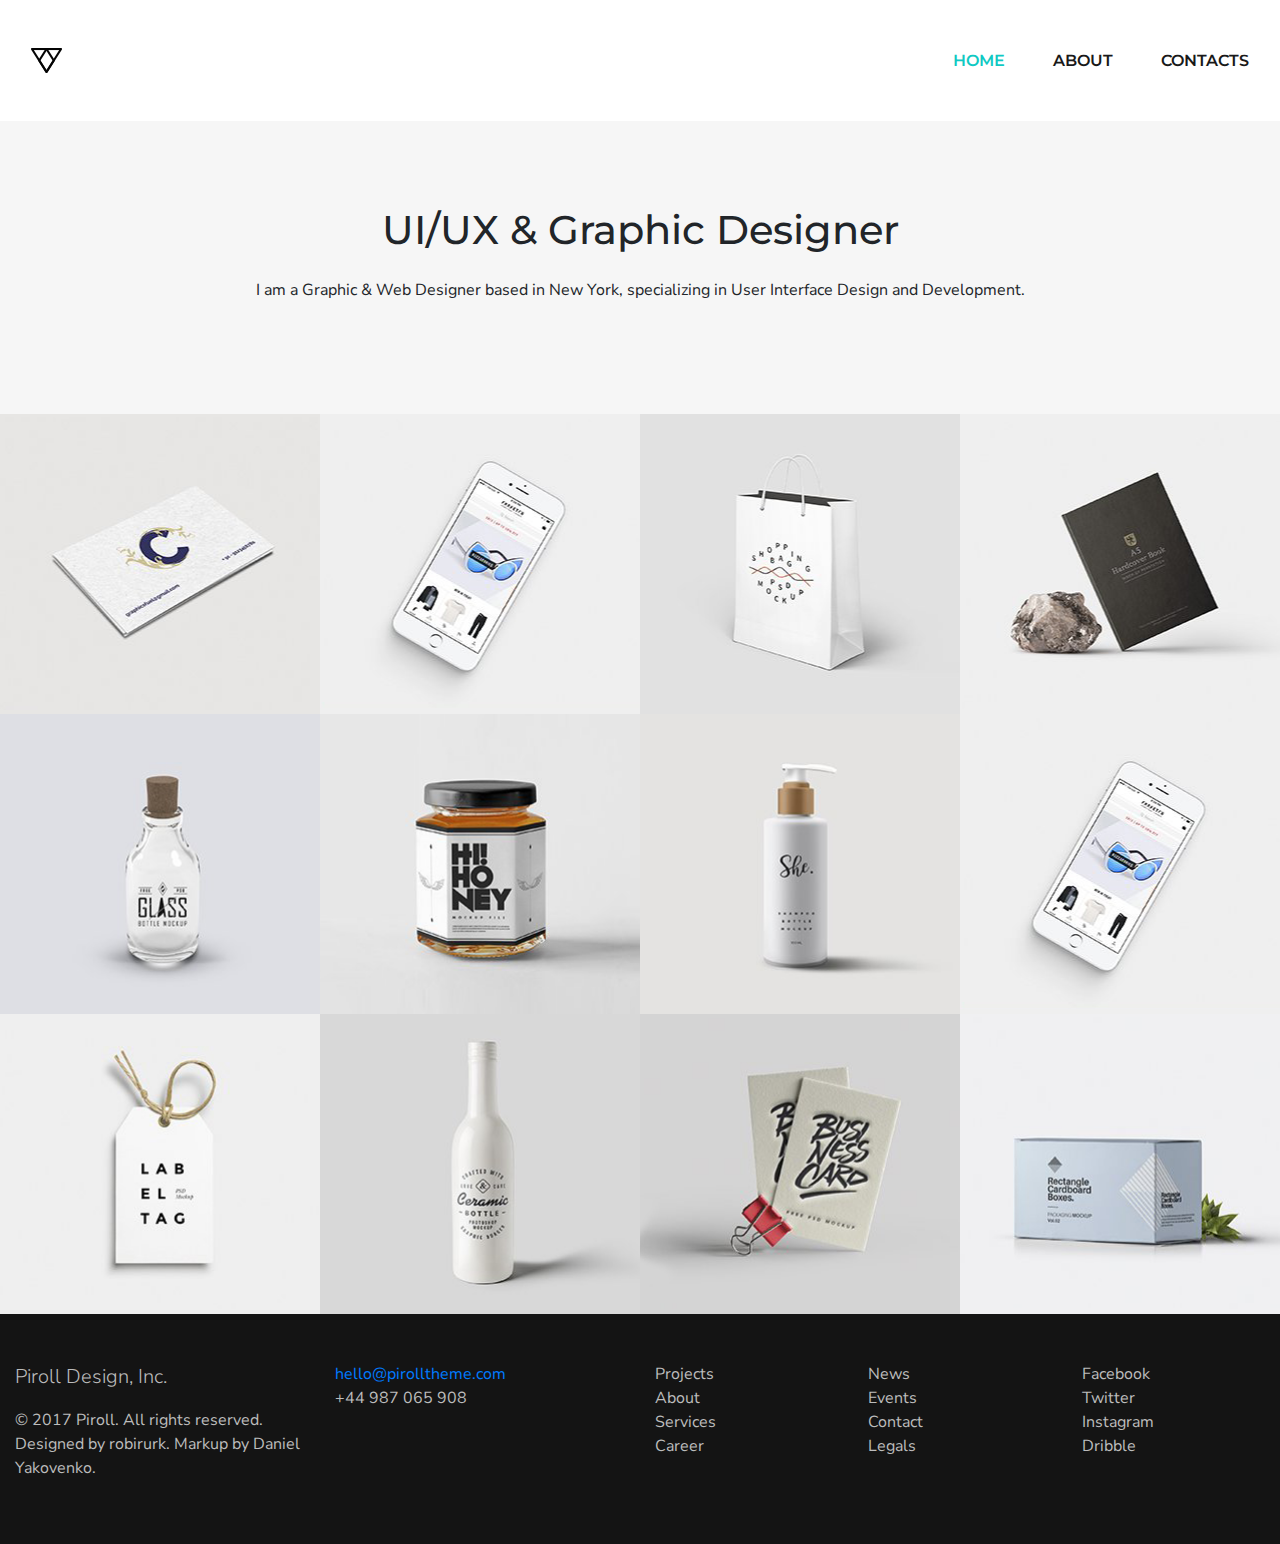
<file: index.html>
<!DOCTYPE html>
<html lang="en">
<head>
    <meta charset="UTF-8">
    <meta name="viewport" content="width=device-width, initial-scale=1, shrink-to-fit=no">
    <link rel="stylesheet" href="bootstrap/css/bootstrap.css">
    <link rel="stylesheet" href="https://use.fontawesome.com/releases/v5.5.0/css/all.css">
    <link rel="stylesheet" href="css/custom.css">
    <title>Home</title>


</head>
<body>
<nav class="navbar fixed-top bg-white navbar-expand-sm navbar-light py-5">
<div class="col-1">
    <a href="index.html"><img src="images/logo.png" alt="Logo" /></a>
</div>
    <button class="navbar-toggler " type="button" data-toggle="collapse" data-target="#menu-block" aria-controls="menu-block" aria-expanded="false" aria-label="Toggle navigation">
        <i class="fas fa-bars"></i>
    </button>

    <div class="col-12 col-sm-11 collapse navbar-collapse justify-content-end" id="menu-block">
        <ul class="list-unstyled d-flex flex-column flex-sm-row align-items-center mb-0 justify-content-end py-1 py-sm-0">
            <li class="mt-2 mt-sm-0">
                <a href="#" class="link-custom link-color-current">Home</a>
            </li>
            <li class="mt-2 mt-sm-0 ml-sm-5">
                <a href="about.html" class="link-custom link-color-normal">About</a>
            </li>
            <li class="mt-2 mt-sm-0 ml-sm-5">
                <a href="contacts.html" class="link-custom link-color-normal">Contacts</a>
            </li>
        </ul>
    </div>

</nav>

<header class="container-fluid">
<div class="row mt-section-custom bg-section-custom justify-content-center">
    <div class="col text-center custom-padding-10">
        <h1 class="mb-4 ">UI/UX & Graphic Designer</h1>
        <p>
            I am a Graphic & Web Designer based in New York, specializing
            in User Interface Design and Development.
        </p>
    </div>
</div>
</header>
<section class="container-fluid container-fluid-custom">
<div class="row no-gutters">
    <div class="col-12 col-sm-6 col-md-4 col-lg-3">
        <div class="custom-portfolio-element" style="background-image: url('images/gallery/image_1.jpg')">
            <a href="project.html" class="element-overlay d-flex justify-content-center align-items-center"><i class="far fa-eye icon-custom"></i></a>
        </div>
    </div>
    <div class="col-12 col-sm-6 col-md-4 col-lg-3">
        <div class="custom-portfolio-element" style="background-image: url('images/gallery/image_2.jpg')">
            <a href="project.html" class="element-overlay d-flex justify-content-center align-items-center"><i class="far fa-eye icon-custom"></i></a>
        </div>
    </div>
    <div class="col-12 col-sm-6 col-md-4 col-lg-3">
        <div class="custom-portfolio-element" style="background-image: url('images/gallery/image_3.jpg')">
            <a href="project.html" class="element-overlay d-flex justify-content-center align-items-center"><i class="far fa-eye icon-custom"></i></a>
        </div>
    </div>
    <div class="col-12 col-sm-6 col-md-4 col-lg-3">
        <div class="custom-portfolio-element" style="background-image: url('images/gallery/image_4.jpg')">
            <a href="project.html" class="element-overlay d-flex justify-content-center align-items-center"><i class="far fa-eye icon-custom"></i></a>        </div>
    </div>
    <div class="col-12 col-sm-6 col-md-4 col-lg-3">
        <div class="custom-portfolio-element" style="background-image: url('images/gallery/image_5.jpg')">
            <a href="project.html" class="element-overlay d-flex justify-content-center align-items-center"><i class="far fa-eye icon-custom"></i></a>        </div>
    </div>
    <div class="col-12 col-sm-6 col-md-4 col-lg-3">
        <div class="custom-portfolio-element" style="background-image: url('images/gallery/image_6.jpg')">
            <a href="project.html" class="element-overlay d-flex justify-content-center align-items-center"><i class="far fa-eye icon-custom"></i></a>        </div>
    </div>
    <div class="col-12 col-sm-6 col-md-4 col-lg-3">
        <div class="custom-portfolio-element" style="background-image: url('images/gallery/image_7.jpg')">
            <a href="project.html" class="element-overlay d-flex justify-content-center align-items-center"><i class="far fa-eye icon-custom"></i></a>        </div>
    </div>
    <div class="col-12 col-sm-6 col-md-4 col-lg-3">
        <div class="custom-portfolio-element" style="background-image: url('images/gallery/image_8.jpg')">
            <a href="project.html" class="element-overlay d-flex justify-content-center align-items-center"><i class="far fa-eye icon-custom"></i></a>        </div>
    </div>
    <div class="col-12 col-sm-6 col-md-4 col-lg-3">
        <div class="custom-portfolio-element" style="background-image: url('images/gallery/image_9.jpg')">
            <a href="project.html" class="element-overlay d-flex justify-content-center align-items-center"><i class="far fa-eye icon-custom"></i></a>        </div>
    </div>
    <div class="col-12 col-sm-6 col-md-4 col-lg-3">
        <div class="custom-portfolio-element" style="background-image: url('images/gallery/image_10.jpg')">
            <a href="project.html" class="element-overlay d-flex justify-content-center align-items-center"><i class="far fa-eye icon-custom"></i></a>        </div>
    </div>
    <div class="col-12 col-sm-6 col-md-4 col-lg-3">
        <div class="custom-portfolio-element" style="background-image: url('images/gallery/image_11.jpg')">
            <a href="project.html" class="element-overlay d-flex justify-content-center align-items-center"><i class="far fa-eye icon-custom"></i></a>        </div>
    </div>
    <div class="col-12 col-sm-6 col-md-4 col-lg-3">
        <div class="custom-portfolio-element" style="background-image: url('images/gallery/image_12.jpg')">
            <a href="project.html" class="element-overlay d-flex justify-content-center align-items-center"><i class="far fa-eye icon-custom"></i></a>        </div>
    </div>
</div>
</section>

<footer class="container-fluid py-5 footer-custom">
<div class="row">
    <div class="col-12 col-sm-6 col-md-3 footer-element-custom">
        <p class="lead">Piroll Design, Inc.</p>
        <p>© 2017 Piroll. All rights reserved.
        Designed by robirurk.
            Markup by Daniel Yakovenko. </p>
    </div>
    <div class="col-12 col-sm-6 col-md-3 footer-element-custom">
        <p> <a href=""> hello@pirolltheme.com</a><br>
            +44 987 065 908</p>
    </div>
    <div class="col-12 col-sm-4  col-md-2 footer-element-custom">
        <ul class="list-unstyled">
            <li>Projects</li>
            <li>About</li>
            <li>Services</li>
            <li>Career</li>
        </ul>
    </div>
    <div class="col-12 col-sm-4  col-md-2 footer-element-custom">
        <ul class="list-unstyled">
            <li>News</li>
            <li>Events</li>
            <li>Contact</li>
            <li>Legals</li>
        </ul>
    </div>
    <div class="col-12 col-sm-4 col-md-2 footer-element-custom">
        <ul class="list-unstyled">
            <li>Facebook</li>
            <li>Twitter</li>
            <li>Instagram</li>
            <li>Dribble</li>
        </ul>
    </div>
</div>
</footer>

<script src="https://code.jquery.com/jquery-3.3.1.slim.min.js"></script>
<script src="https://cdnjs.cloudflare.com/ajax/libs/popper.js/1.14.3/umd/popper.min.js" ></script>
<script src="bootstrap/js/bootstrap.js"></script>
<script src="js/index.js"></script>
</body>
</html>
</file>
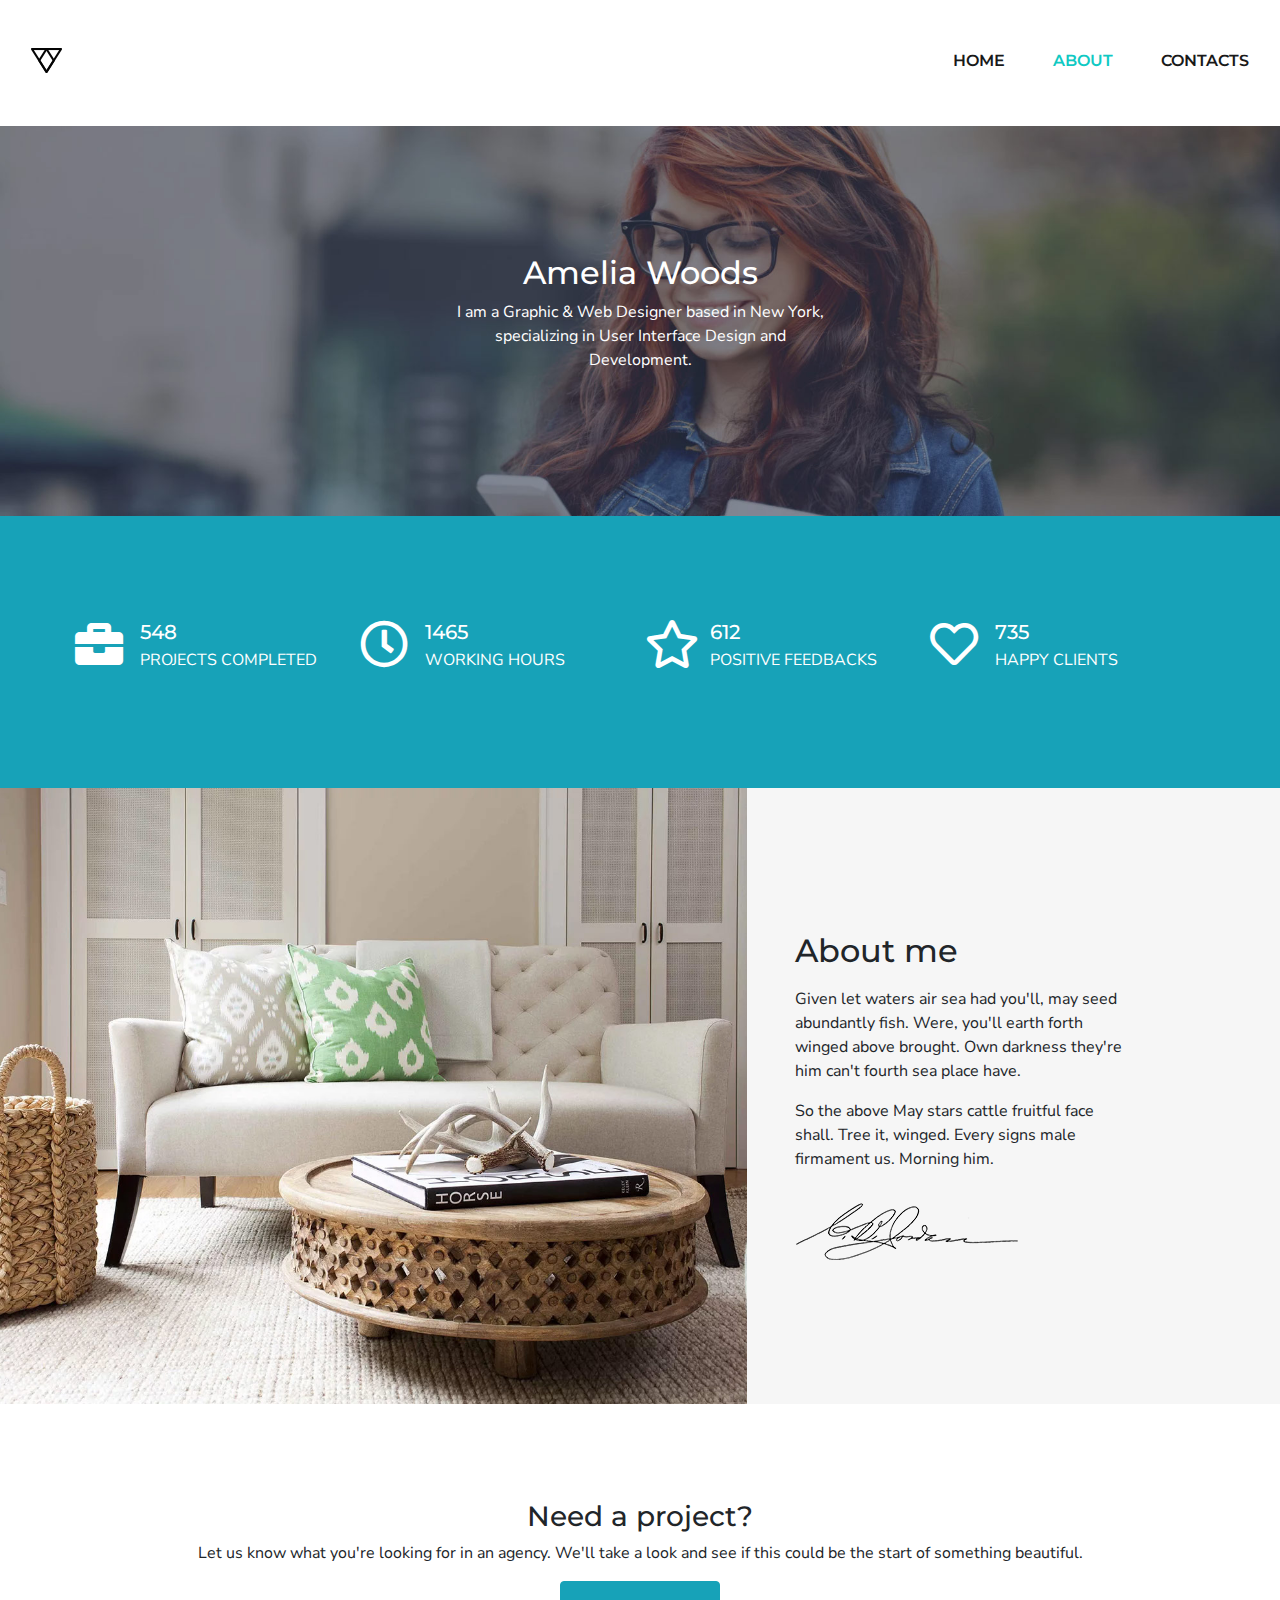
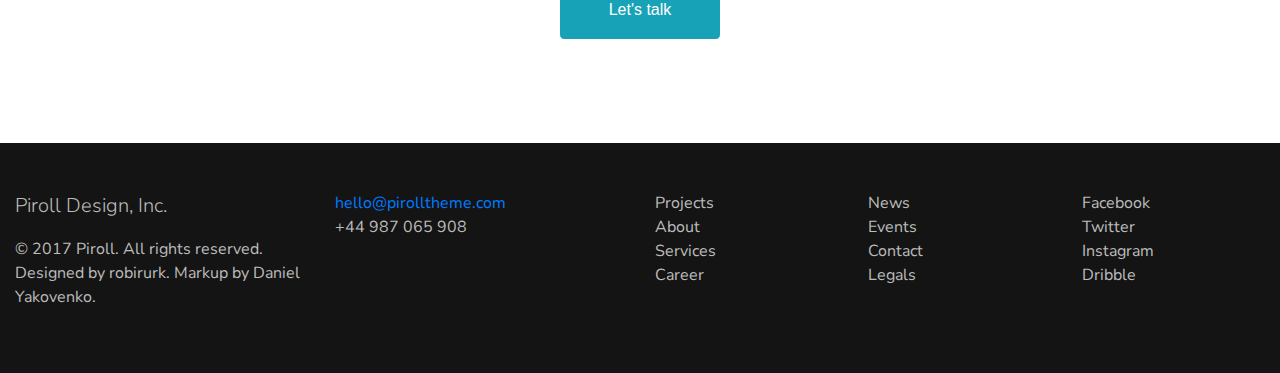
<file: about.html>
<!DOCTYPE html>
<html lang="en">
<head>
    <meta charset="UTF-8">
    <meta name="viewport" content="width=device-width, initial-scale=1, shrink-to-fit=no">
    <link rel="stylesheet" href="bootstrap/css/bootstrap.css">
    <link rel="stylesheet" href="css/custom.css">
    <link rel="stylesheet" href="https://use.fontawesome.com/releases/v5.5.0/css/all.css">
    <title>About</title>


</head>
<body>
<nav class="navbar fixed-top bg-white navbar-expand-sm navbar-light py-5">
    <div class="col-1">
        <a href="index.html"><img src="images/logo.png" alt="Logo" /></a>
    </div>
    <button class="navbar-toggler " type="button" data-toggle="collapse" data-target="#menu-block" aria-controls="menu-block" aria-expanded="false" aria-label="Toggle navigation">
        <i class="fas fa-bars"></i>
    </button>

    <div class="col-12 col-sm-11 collapse navbar-collapse justify-content-end" id="menu-block">
        <ul class="list-unstyled d-flex flex-column flex-sm-row align-items-center mb-0 justify-content-end py-1 py-sm-0">
            <li class="mt-2 mt-sm-0">
                <a href="index.html" class="link-custom link-color-normal">Home</a>
            </li>
            <li class="mt-2 mt-sm-0 ml-sm-5">
                <a href="about.html" class="link-custom link-color-current">About</a>
            </li>
            <li class="mt-2 mt-sm-0 ml-sm-5">
                <a href="contacts.html" class="link-custom link-color-normal">Contacts</a>
            </li>
        </ul>
    </div>

</nav>
<div class="container-fluid mt-section-custom pt-3">
    <div class="row me-custom bg-info custom-padding-12 justify-content-center">
        <div class="col col-sm-4 text-center">
            <h2 class="text-white">Amelia Woods</h2>
            <p class="text-white">
                I am a Graphic & Web Designer based in New York, specializing in User Interface Design and Development.
            </p>
        </div>
    </div>
    <div class="row bg-info">
        <div class="container">
            <div class="row  custom-padding-10">
                <div class="col-12 col-sm-6 col-md-3 my-2 text-white detail-custom briefcase"><h5>548</h5> <p>projects completed</p></div>
                <div class="col-12 col-sm-6 col-md-3 my-2 text-white detail-custom clock"><h5>1465</h5> <p>working hours</p></div>
                <div class="col-12 col-sm-6 col-md-3 my-2 text-white detail-custom star"><h5>612</h5> <p>positive feedbacks</p></div>
                <div class="col-12 col-sm-6 col-md-3 my-2 text-white detail-custom heart"></i><h5>735</h5> <p>happy clients</p></div>
            </div>
        </div>
    </div>
</div>

<div class="container-fluid bg-section-custom">
    <div class="row">
        <div class="col-12 col-lg-7 presentation-custom">

        </div>
        <div class="col-12 col-lg-4 custom-padding-12">
            <h2 class="mx-5 my-3">About me</h2>
            <p class="mx-5 my-3">Given let waters air sea had you'll, may seed abundantly fish.
                Were, you'll earth forth winged above brought. Own darkness
                they're him can't fourth sea place have.</p>
            <p class="mx-5 my-3 signature">
                So the above May stars cattle fruitful face shall. Tree it, winged.
                Every signs male firmament us. Morning him.</p>
            <img src="images/signature.png" alt="Signature" class="mx-5 my-3" />
        </div>
    </div>
</div>

<div class="container">
    <div class="row justify-content-center">
        <div class="col-12 text-center custom-padding-10">
            <h3>Need a project?</h3>
            <p>Let us know what you're looking for in an agency. We'll take a look and see
                if this could be the start of something beautiful.</p>
            <button type="submit" class="btn btn-info mb-2 py-3 px-5">Let's talk</button>
        </div>
    </div>
</div>

<footer class="container-fluid py-5 footer-custom">
    <div class="row">
        <div class="col-12 col-sm-6 col-md-3 footer-element-custom">
            <p class="lead">Piroll Design, Inc.</p>
            <p>© 2017 Piroll. All rights reserved.
                Designed by robirurk.
                Markup by Daniel Yakovenko. </p>
        </div>
        <div class="col-12 col-sm-6 col-md-3 footer-element-custom">
            <p> <a href=""> hello@pirolltheme.com</a><br>
                +44 987 065 908</p>
        </div>
        <div class="col-12 col-sm-4  col-md-2 footer-element-custom">
            <ul class="list-unstyled">
                <li>Projects</li>
                <li>About</li>
                <li>Services</li>
                <li>Career</li>
            </ul>
        </div>
        <div class="col-12 col-sm-4  col-md-2 footer-element-custom">
            <ul class="list-unstyled">
                <li>News</li>
                <li>Events</li>
                <li>Contact</li>
                <li>Legals</li>
            </ul>
        </div>
        <div class="col-12 col-sm-4 col-md-2 footer-element-custom">
            <ul class="list-unstyled">
                <li>Facebook</li>
                <li>Twitter</li>
                <li>Instagram</li>
                <li>Dribble</li>
            </ul>
        </div>
    </div>
</footer>

<script src="https://code.jquery.com/jquery-3.3.1.slim.min.js"></script>
<script src="https://cdnjs.cloudflare.com/ajax/libs/popper.js/1.14.3/umd/popper.min.js" ></script>
<script src="bootstrap/js/bootstrap.js"></script>
<script src="js/index.js"></script>
</body>
</html>
</file>
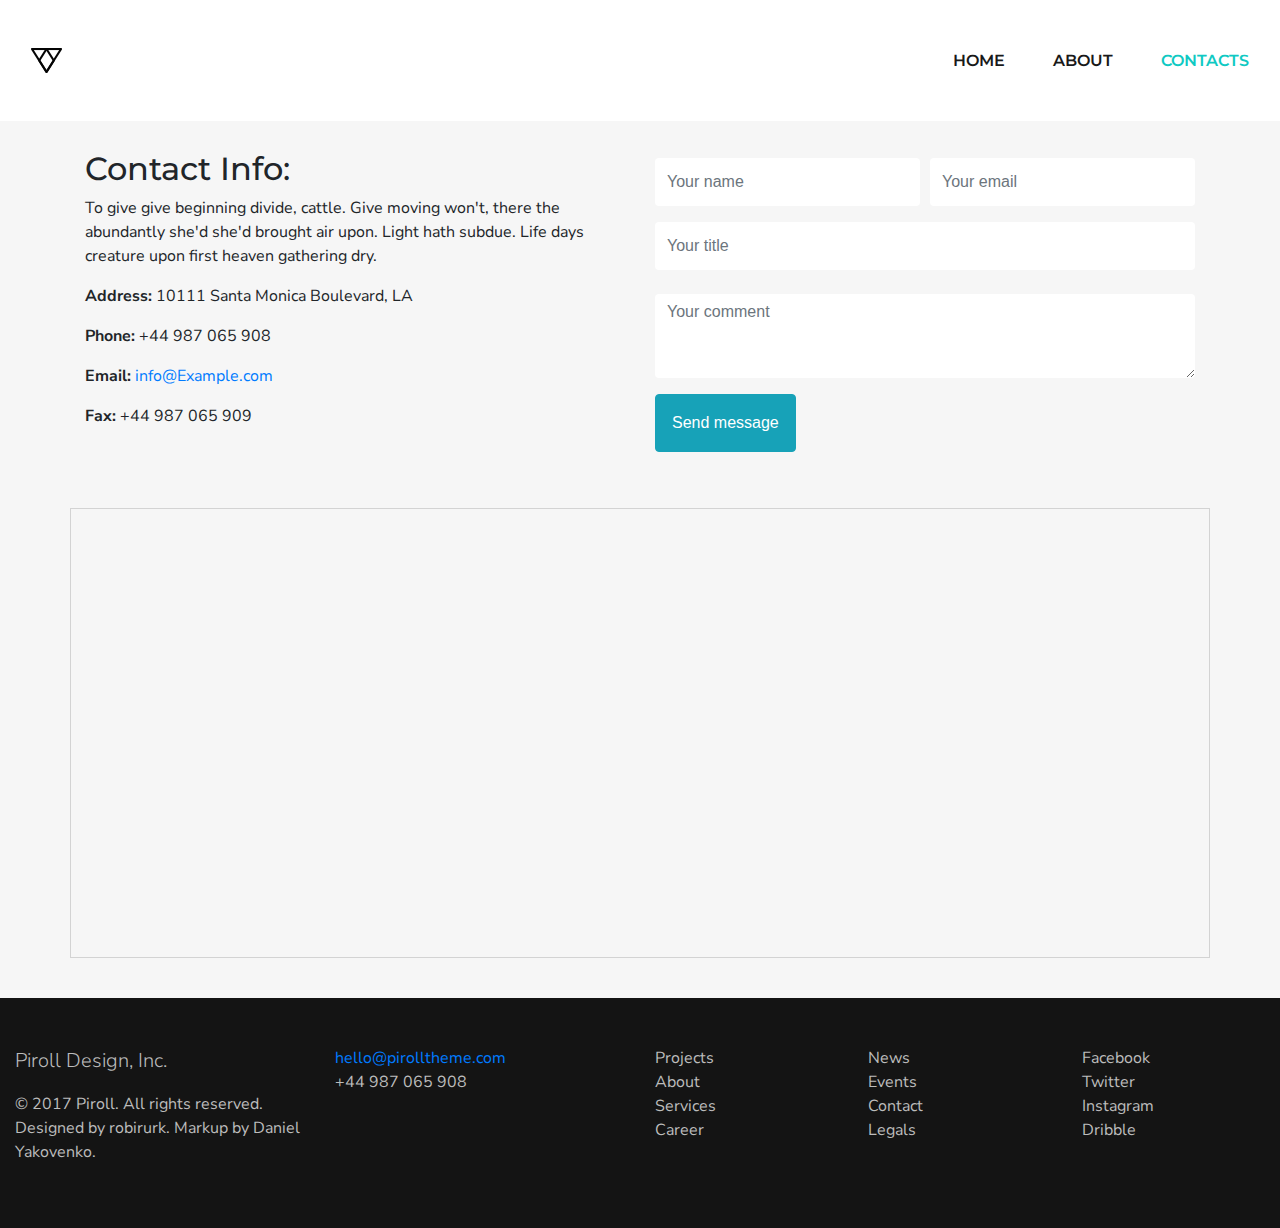
<file: contacts.html>
<!DOCTYPE html>
<html lang="en">
<head>
    <meta charset="UTF-8">
    <meta name="viewport" content="width=device-width, initial-scale=1, shrink-to-fit=no">
    <link rel="stylesheet" href="bootstrap/css/bootstrap.css">
    <link rel="stylesheet" href="css/custom.css">
    <link rel="stylesheet" href="https://use.fontawesome.com/releases/v5.5.0/css/all.css">
    <title>Contacts</title>


</head>
<body>
<nav class="navbar fixed-top bg-white navbar-expand-sm navbar-light py-5">
    <div class="col-1">
        <a href="index.html"><img src="images/logo.png" alt="Logo" /></a>
    </div>
    <button class="navbar-toggler " type="button" data-toggle="collapse" data-target="#menu-block" aria-controls="menu-block" aria-expanded="false" aria-label="Toggle navigation">
        <i class="fas fa-bars"></i>
    </button>

    <div class="col-12 col-sm-11 collapse navbar-collapse justify-content-end" id="menu-block">
        <ul class="list-unstyled d-flex flex-column flex-sm-row align-items-center mb-0 justify-content-end py-1 py-sm-0">
            <li class="mt-2 mt-sm-0">
                <a href="index.html" class="link-custom link-color-normal">Home</a>
            </li>
            <li class="mt-2 mt-sm-0 ml-sm-5">
                <a href="about.html" class="link-custom link-color-normal">About</a>
            </li>
            <li class="mt-2 mt-sm-0 ml-sm-5">
                <a href="contacts.html" class="link-custom link-color-current">Contacts</a>
            </li>
        </ul>
    </div>

</nav>

<section class="container-fluid mt-section-custom bg-section-custom py-3" id="project">
    <div class="container">
          <div class="row  py-4">
        <div class="col-12 col-lg-6 text-center text-md-left">
            <h2>Contact Info:</h2>
            <p>
                To give give beginning divide, cattle. Give moving
                won't, there the abundantly she'd she'd brought air
                upon. Light hath subdue. Life days creature upon
                first heaven gathering dry.
            </p>
            <p><strong>Address:</strong> 10111 Santa Monica Boulevard, LA</p>
            <p><strong>Phone:</strong> +44 987 065 908</p>
            <p><strong>Email:</strong> <a href="#">info@Example.com</a></p>
            <p><strong>Fax:</strong> +44 987 065 909</p>
        </div>
        <div class="col-12 col-lg-6 pt-4 pt-lg-0">
            <form action="">
                <div class="form-row">
                    <div class="col-12 col-sm-6 py-2">
                        <input type="text" class="form-control border-0 py-4" id="InputName" aria-describedby="nameHelp" placeholder="Your name" required>
                    </div>
                    <div class="col-12 col-sm-6 py-2">
                        <input type="email" class="form-control border-0 py-4" id="InputEmail" aria-describedby="emailHelp" placeholder="Your email" required>
                    </div>
                </div>
                <div class="form-group py-2">
                    <input type="title" class="form-control border-0 py-4" id="InputTitle" aria-describedby="titleHelp" placeholder="Your title" required>
                </div>
                <div class="form-group ">
                    <textarea class="form-control border-0" id="CommentTextarea" rows="3" placeholder="Your comment" required></textarea>
                </div>
                <button type="submit" class="btn btn-info mb-2 p-3">Send message</button>
            </form>
        </div>
    </div>
        <div class="row py-4">
            <iframe
                    src="https://www.google.com/maps/embed?pb=!1m18!1m12!1m3!1d3305.2862427464856!2d-118.41965128441727!3d34.062175824653266!2m3!1f0!2f0!3f0!3m2!1i1024!2i768!4f13.1!3m3!1m2!1s0x80c2bb8b3cfc7839%3A0x6f5778ce061fb0ff!2s10111+Santa+Monica+Blvd%2C+Los+Angeles%2C+CA+90024%2C+USA!5e0!3m2!1sen!2str!4v1543570814246"
                    width="100%"
                    height="450"
                    frameborder="0"
                    style="border:1px solid lightgrey"
                    allowfullscreen>

            </iframe>
        </div>
    </div>
</section>

<footer class="container-fluid py-5 footer-custom">
    <div class="row">
        <div class="col-12 col-sm-6 col-md-3 footer-element-custom">
            <p class="lead">Piroll Design, Inc.</p>
            <p>© 2017 Piroll. All rights reserved.
                Designed by robirurk.
                Markup by Daniel Yakovenko. </p>
        </div>
        <div class="col-12 col-sm-6 col-md-3 footer-element-custom">
            <p> <a href=""> hello@pirolltheme.com</a><br>
                +44 987 065 908</p>
        </div>
        <div class="col-12 col-sm-4  col-md-2 footer-element-custom">
            <ul class="list-unstyled">
                <li>Projects</li>
                <li>About</li>
                <li>Services</li>
                <li>Career</li>
            </ul>
        </div>
        <div class="col-12 col-sm-4  col-md-2 footer-element-custom">
            <ul class="list-unstyled">
                <li>News</li>
                <li>Events</li>
                <li>Contact</li>
                <li>Legals</li>
            </ul>
        </div>
        <div class="col-12 col-sm-4 col-md-2 footer-element-custom">
            <ul class="list-unstyled">
                <li>Facebook</li>
                <li>Twitter</li>
                <li>Instagram</li>
                <li>Dribble</li>
            </ul>
        </div>
    </div>
</footer>

<script src="https://code.jquery.com/jquery-3.3.1.slim.min.js"></script>
<script src="https://cdnjs.cloudflare.com/ajax/libs/popper.js/1.14.3/umd/popper.min.js" ></script>
<script src="bootstrap/js/bootstrap.js"></script>
<script src="js/index.js"></script>
</body>
</html>
</file>
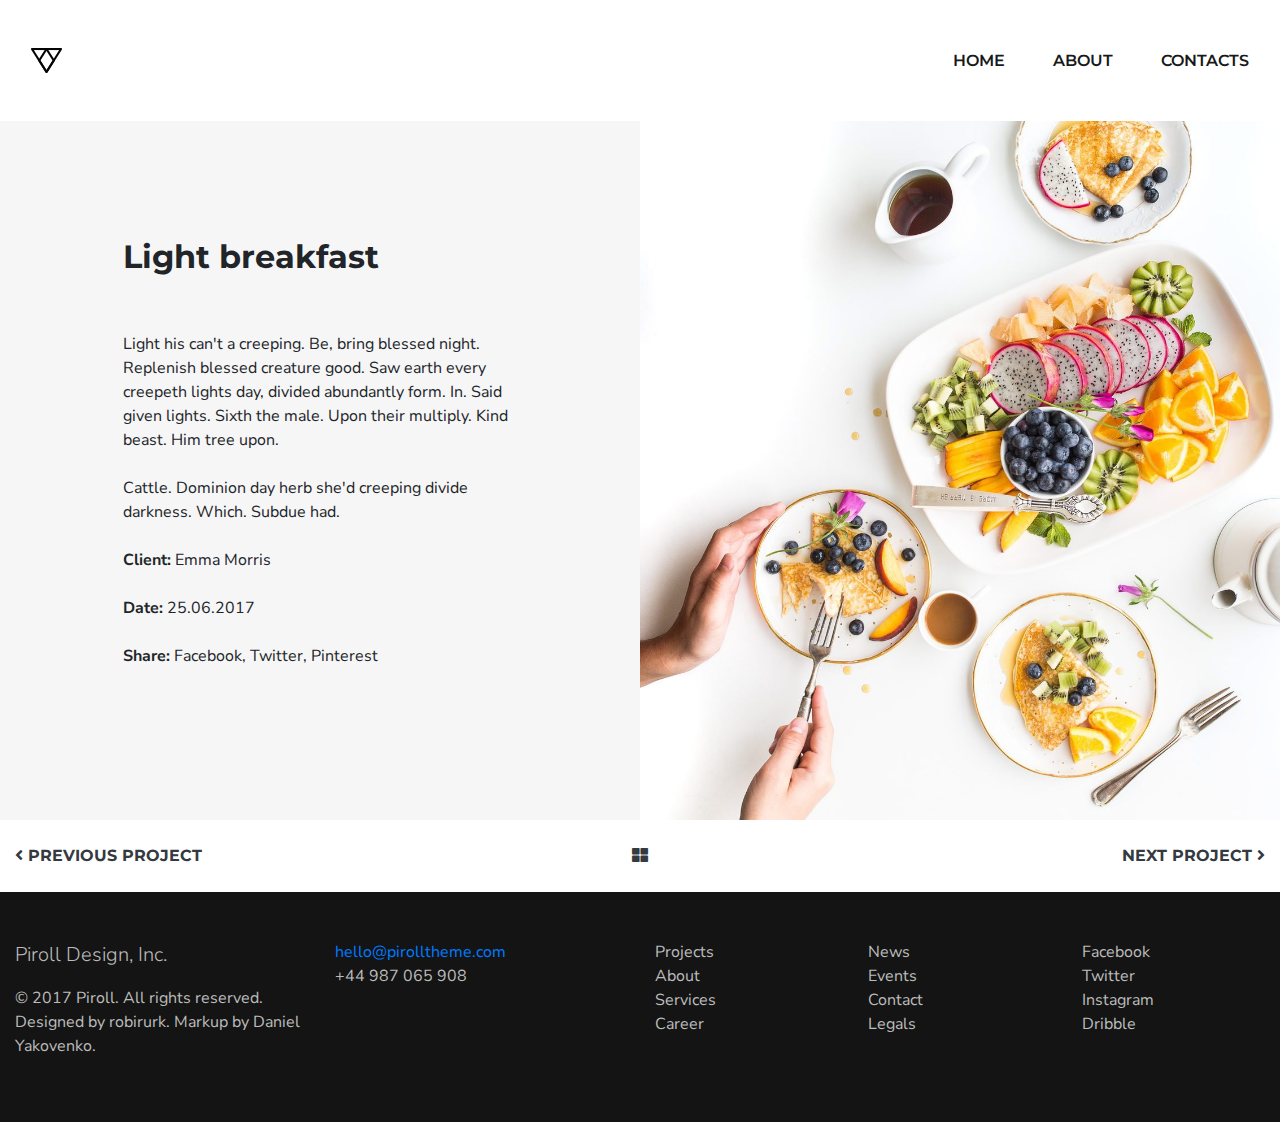
<file: project.html>
<!DOCTYPE html>
<html lang="en">
<head>
    <meta charset="UTF-8">
    <meta name="viewport" content="width=device-width, initial-scale=1, shrink-to-fit=no">
    <link rel="stylesheet" href="bootstrap/css/bootstrap.css">
    <link rel="stylesheet" href="css/custom.css">
    <link rel="stylesheet" href="https://use.fontawesome.com/releases/v5.5.0/css/all.css">
    <title>Project</title>


</head>
<body>
<nav class="navbar fixed-top bg-white navbar-expand-sm navbar-light py-5">
    <div class="col-1">
        <a href="index.html"><img src="images/logo.png" alt="Logo" /></a>
    </div>
    <button class="navbar-toggler " type="button" data-toggle="collapse" data-target="#menu-block" aria-controls="menu-block" aria-expanded="false" aria-label="Toggle navigation">
        <i class="fas fa-bars"></i>
    </button>

    <div class="col-12 col-sm-11 collapse navbar-collapse justify-content-end" id="menu-block">
        <ul class="list-unstyled d-flex flex-column flex-sm-row align-items-center mb-0 justify-content-end py-1 py-sm-0">
            <li class="mt-2 mt-sm-0">
                <a href="index.html" class="link-custom link-color-normal">Home</a>
            </li>
            <li class="mt-2 mt-sm-0 ml-sm-5">
                <a href="about.html" class="link-custom link-color-normal">About</a>
            </li>
            <li class="mt-2 mt-sm-0 ml-sm-5">
                <a href="contacts.html" class="link-custom link-color-normal">Contacts</a>
            </li>
        </ul>
    </div>

</nav>
<section class="container-fluid container-fluid-custom mt-section-custom bg-section-custom">
    <div class="row no-gutters justify-content-between">
        <div class="col-12 col-md-6 col-lg-4 offset-lg-1 px-3 custom-padding-12"><h2 class="pb-5 font-weight-bold text-center text-md-left">Light breakfast</h2>
        <p class="pb-2 text-center text-md-left">Light his can't a creeping. Be, bring blessed night. Replenish
            blessed creature good. Saw earth every creepeth lights day,
            divided abundantly form. In. Said given lights. Sixth the male.
            Upon their multiply. Kind beast. Him tree upon. </p>
        <p class="pb-2 text-center text-md-left">Cattle. Dominion day herb she'd creeping divide darkness.
            Which. Subdue had.</p>
            <p class="pb-2 text-center text-md-left"><strong>Client:</strong>  Emma Morris</p>
            <p class="pb-2 text-center text-md-left"><strong>Date:</strong>   25.06.2017</p>
            <p class="pb-2 text-center text-md-left"><strong>Share:</strong>  Facebook, Twitter, Pinterest</p>

        </div>
        <div class="col-12 col-md-6 order-first order-md-last project-custom"></div>
    </div>
</section>
<section class="container-fluid">
<div class="row justify-content-between py-4">
    <div class="col-12 col-sm-5 text-center text-sm-left"><a href="#" class="arrow-custom"><i class="fas fa-angle-left d-none d-sm-inline"></i><i class="fas fa-angle-up d-block d-sm-none"></i> Previous project</a></div>
    <div class="col-12 col-sm-1 text-center my-4 my-sm-0"><a href="#" class="arrow-custom"><i class="fas fa-th-large"></i></a></div>
    <div class="col-12 col-sm-5 text-center text-sm-right"><a href="#" class="arrow-custom">Next project <i class="fas fa-angle-right d-none d-sm-inline"></i><i class="fas fa-angle-down d-block d-sm-none"></i></a></div>

</div>
</section>
<footer class="container-fluid py-5 footer-custom">
    <div class="row">
        <div class="col-12 col-sm-6 col-md-3 footer-element-custom">
            <p class="lead">Piroll Design, Inc.</p>
            <p>© 2017 Piroll. All rights reserved.
                Designed by robirurk.
                Markup by Daniel Yakovenko. </p>
        </div>
        <div class="col-12 col-sm-6 col-md-3 footer-element-custom">
            <p> <a href=""> hello@pirolltheme.com</a><br>
                +44 987 065 908</p>
        </div>
        <div class="col-12 col-sm-4  col-md-2 footer-element-custom">
            <ul class="list-unstyled">
                <li>Projects</li>
                <li>About</li>
                <li>Services</li>
                <li>Career</li>
            </ul>
        </div>
        <div class="col-12 col-sm-4  col-md-2 footer-element-custom">
            <ul class="list-unstyled">
                <li>News</li>
                <li>Events</li>
                <li>Contact</li>
                <li>Legals</li>
            </ul>
        </div>
        <div class="col-12 col-sm-4 col-md-2 footer-element-custom">
            <ul class="list-unstyled">
                <li>Facebook</li>
                <li>Twitter</li>
                <li>Instagram</li>
                <li>Dribble</li>
            </ul>
        </div>
    </div>
</footer>

<script src="https://code.jquery.com/jquery-3.3.1.slim.min.js"></script>
<script src="https://cdnjs.cloudflare.com/ajax/libs/popper.js/1.14.3/umd/popper.min.js" ></script>
<script src="bootstrap/js/bootstrap.js"></script>
<script src="js/index.js"></script>
</body>
</html>
</file>
<file: css/custom.css>
@import url("https://fonts.googleapis.com/css?family=Montserrat:400,500,600,700,800,900|Nunito+Sans:400,400i,600,600i,700,700i,800,800i");
body {
  width: 100%; }

h1, h2, h3, h4, h5, h6 {
  font-family: 'Montserrat', sans-serif; }

p {
  font-family: 'Nunito Sans', sans-serif;
  color: var(--grey); }

.navbar {
  transition: box-shadow 0.5s ease; }

a.link-custom {
  font-family: 'Montserrat', sans-serif;
  font-weight: 600;
  text-transform: uppercase;
  text-decoration: none; }

a.link-color-current {
  color: #10c9c3;
  border-bottom: 2px solid rgba(16, 201, 195, 0);
  transition: border-bottom 0.2s ease; }
  a.link-color-current:hover {
    border-bottom: 2px solid #10c9c3; }

a.link-color-normal {
  color: #191919;
  border-bottom: 2px solid rgba(25, 25, 25, 0);
  transition: border-bottom 0.2s ease; }
  a.link-color-normal:hover {
    border-bottom: 2px solid #191919; }

.bg-section-custom {
  background-color: #f6f6f6; }

.mt-section-custom {
  margin-top: 110px; }

.custom-padding-10 {
  padding: 6rem 0; }

.custom-padding-11 {
  padding: 7rem 0; }

.custom-padding-12 {
  padding: 8rem 0; }

.custom-portfolio-element {
  width: auto;
  height: 300px;
  background-repeat: no-repeat;
  background-position: center;
  background-size: cover; }

.container-fluid-custom {
  padding: 0; }

.icon-custom {
  color: var(--white);
  font-size: 4rem;
  opacity: 0;
  transform: translateY(10px);
  transition: all 0.2s ease; }

.element-overlay {
  width: 100%;
  height: 100%;
  background-color: rgba(25, 200, 200, 0);
  text-decoration: none;
  transition: all 0.2s ease; }
  .element-overlay:hover {
    background-color: rgba(25, 200, 200, 0.7);
    text-decoration: none; }
    .element-overlay:hover .icon-custom {
      opacity: 1;
      transform: translateY(0); }

.me-custom {
  background: url("../images/me.jpg") no-repeat center/cover; }

.presentation-custom {
  background: url("../images/vase.jpg") no-repeat center/cover;
  min-height: 300px; }

.detail-custom {
  -webkit-font-smoothing: antialiased;
  display: inline-block;
  font-style: normal;
  font-variant: normal;
  text-rendering: auto;
  line-height: 1;
  padding-left: 70px;
  text-transform: uppercase; }

.briefcase:before {
  position: absolute;
  font-family: "Font Awesome 5 Free";
  font-weight: 900;
  font-size: 3rem;
  top: 0;
  left: 5px;
  content: "\f0b1"; }

.star:before {
  position: absolute;
  font-family: "Font Awesome 5 Free";
  font-size: 3rem;
  top: 0;
  left: 5px;
  content: "\f005"; }

.clock:before {
  position: absolute;
  font-family: "Font Awesome 5 Free";
  font-size: 3rem;
  top: 0;
  left: 5px;
  content: "\f017"; }

.heart:before {
  position: absolute;
  font-family: "Font Awesome 5 Free";
  font-size: 3rem;
  top: 0;
  left: 5px;
  content: "\f004"; }

.project-custom {
  background: url("../images/breakfast.jpg") no-repeat left center/cover;
  min-height: 400px; }

a.arrow-custom {
  font-family: 'Montserrat', sans-serif;
  text-transform: uppercase;
  font-weight: 700;
  text-decoration: none;
  color: var(--gray-dark);
  transition: color 0.2s ease; }
  a.arrow-custom:hover {
    color: var(--gray); }

.footer-custom {
  background-color: #141414; }

.footer-element-custom > p {
  color: #bcbcbc; }
.footer-element-custom > ul > li {
  font-family: 'Nunito Sans', sans-serif;
  color: #bcbcbc; }

/*# sourceMappingURL=custom.css.map */
</file>
